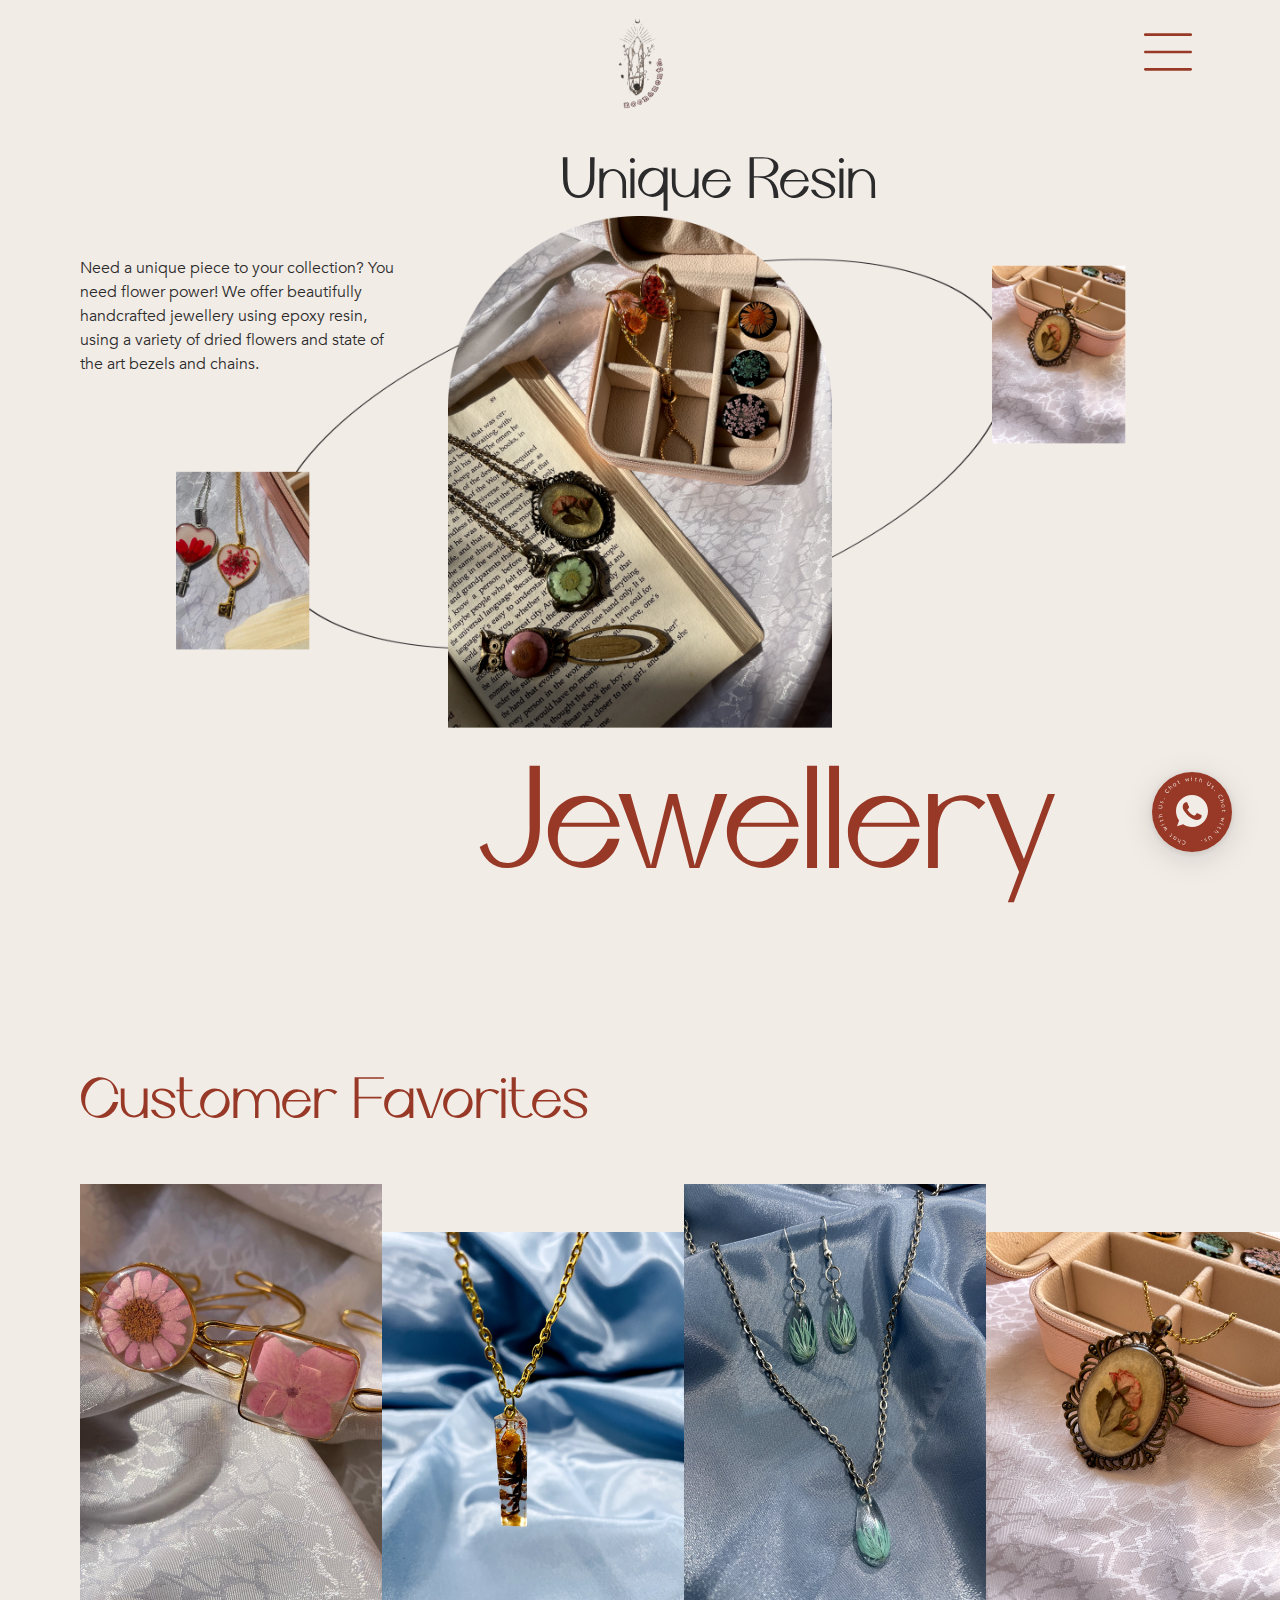
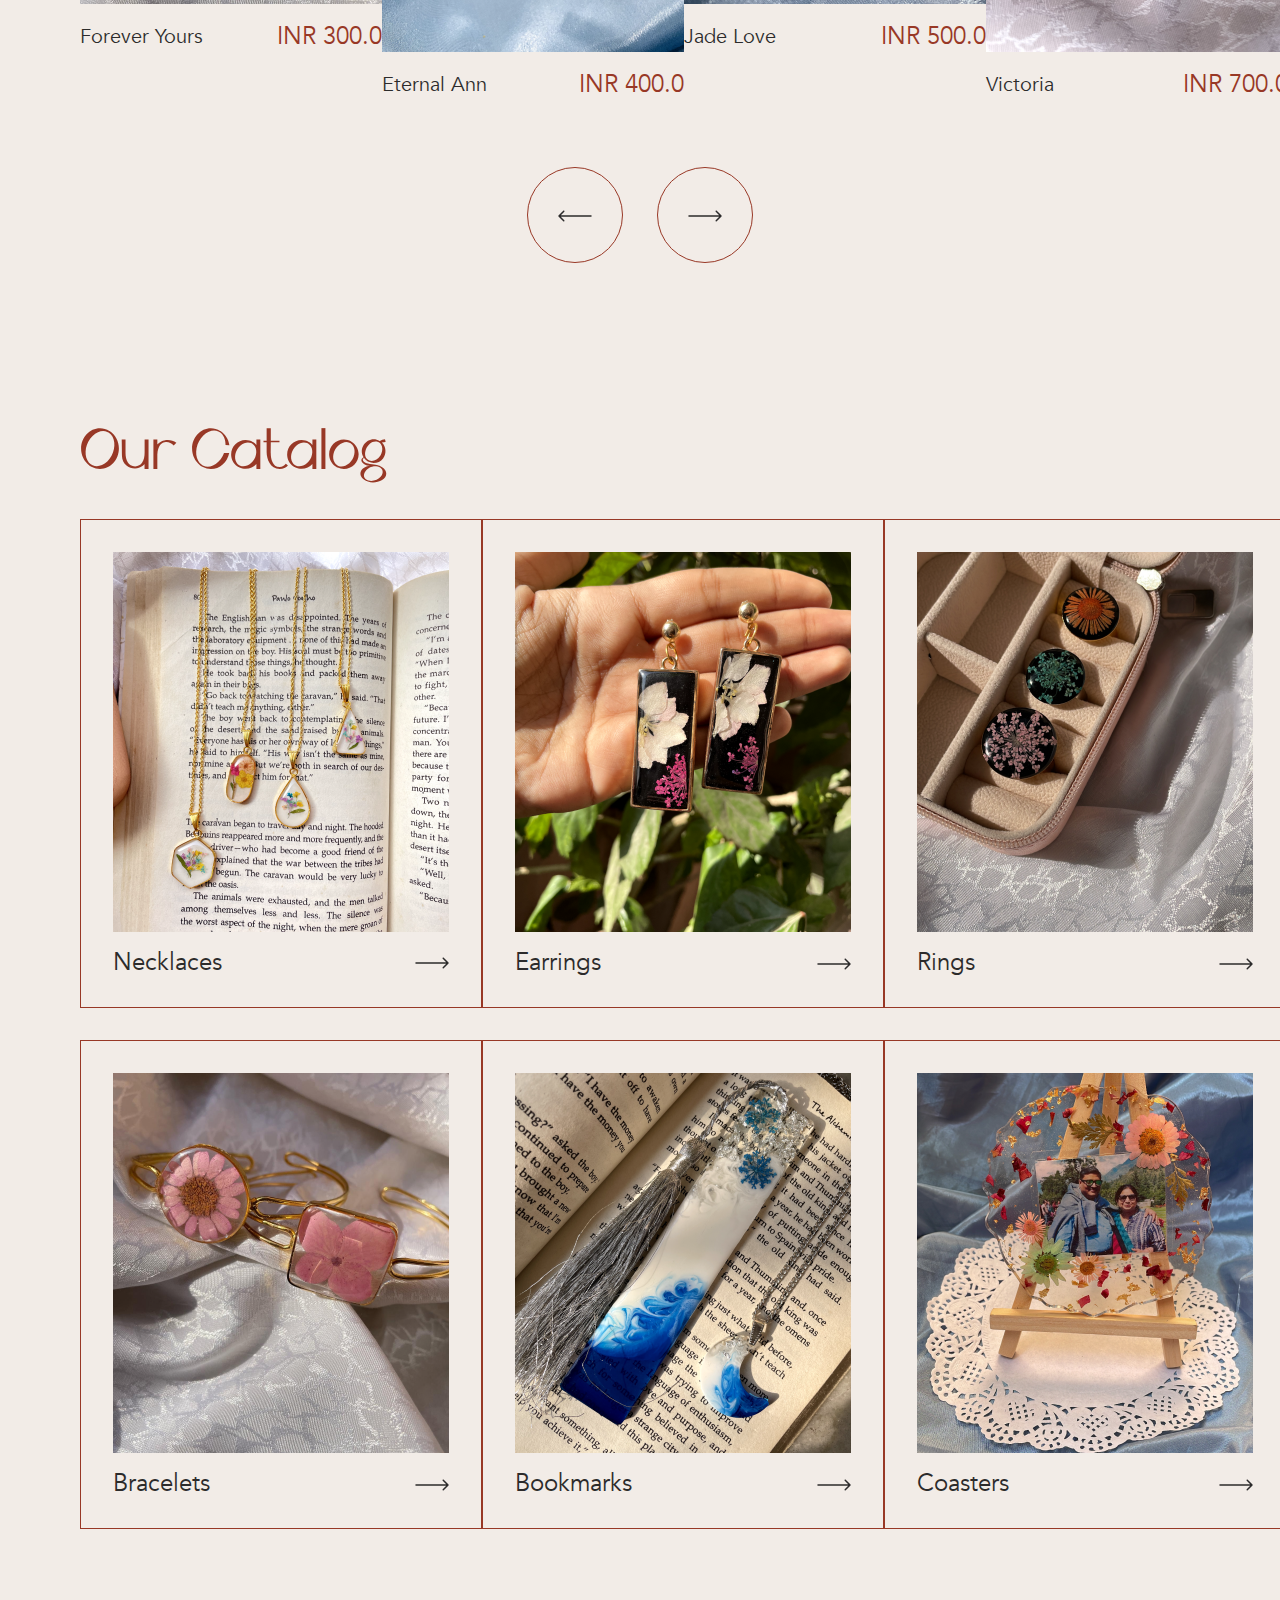
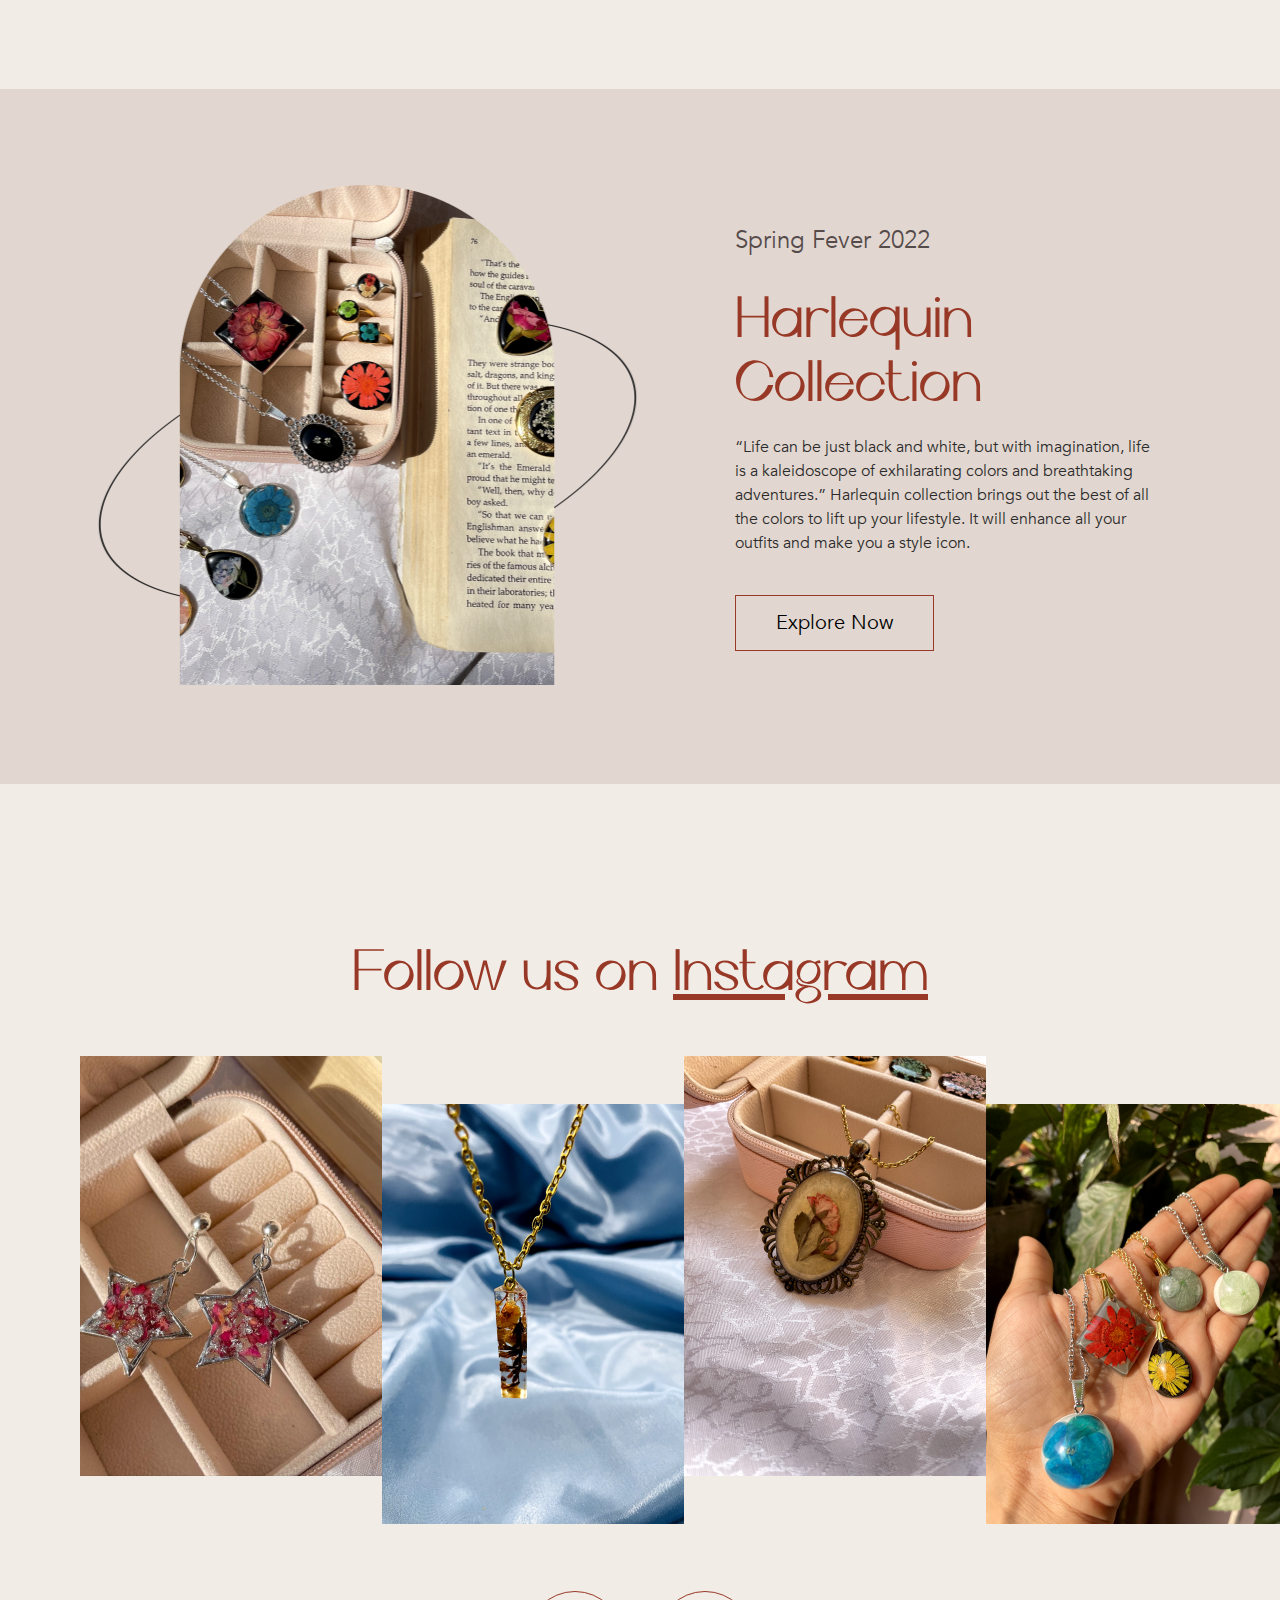
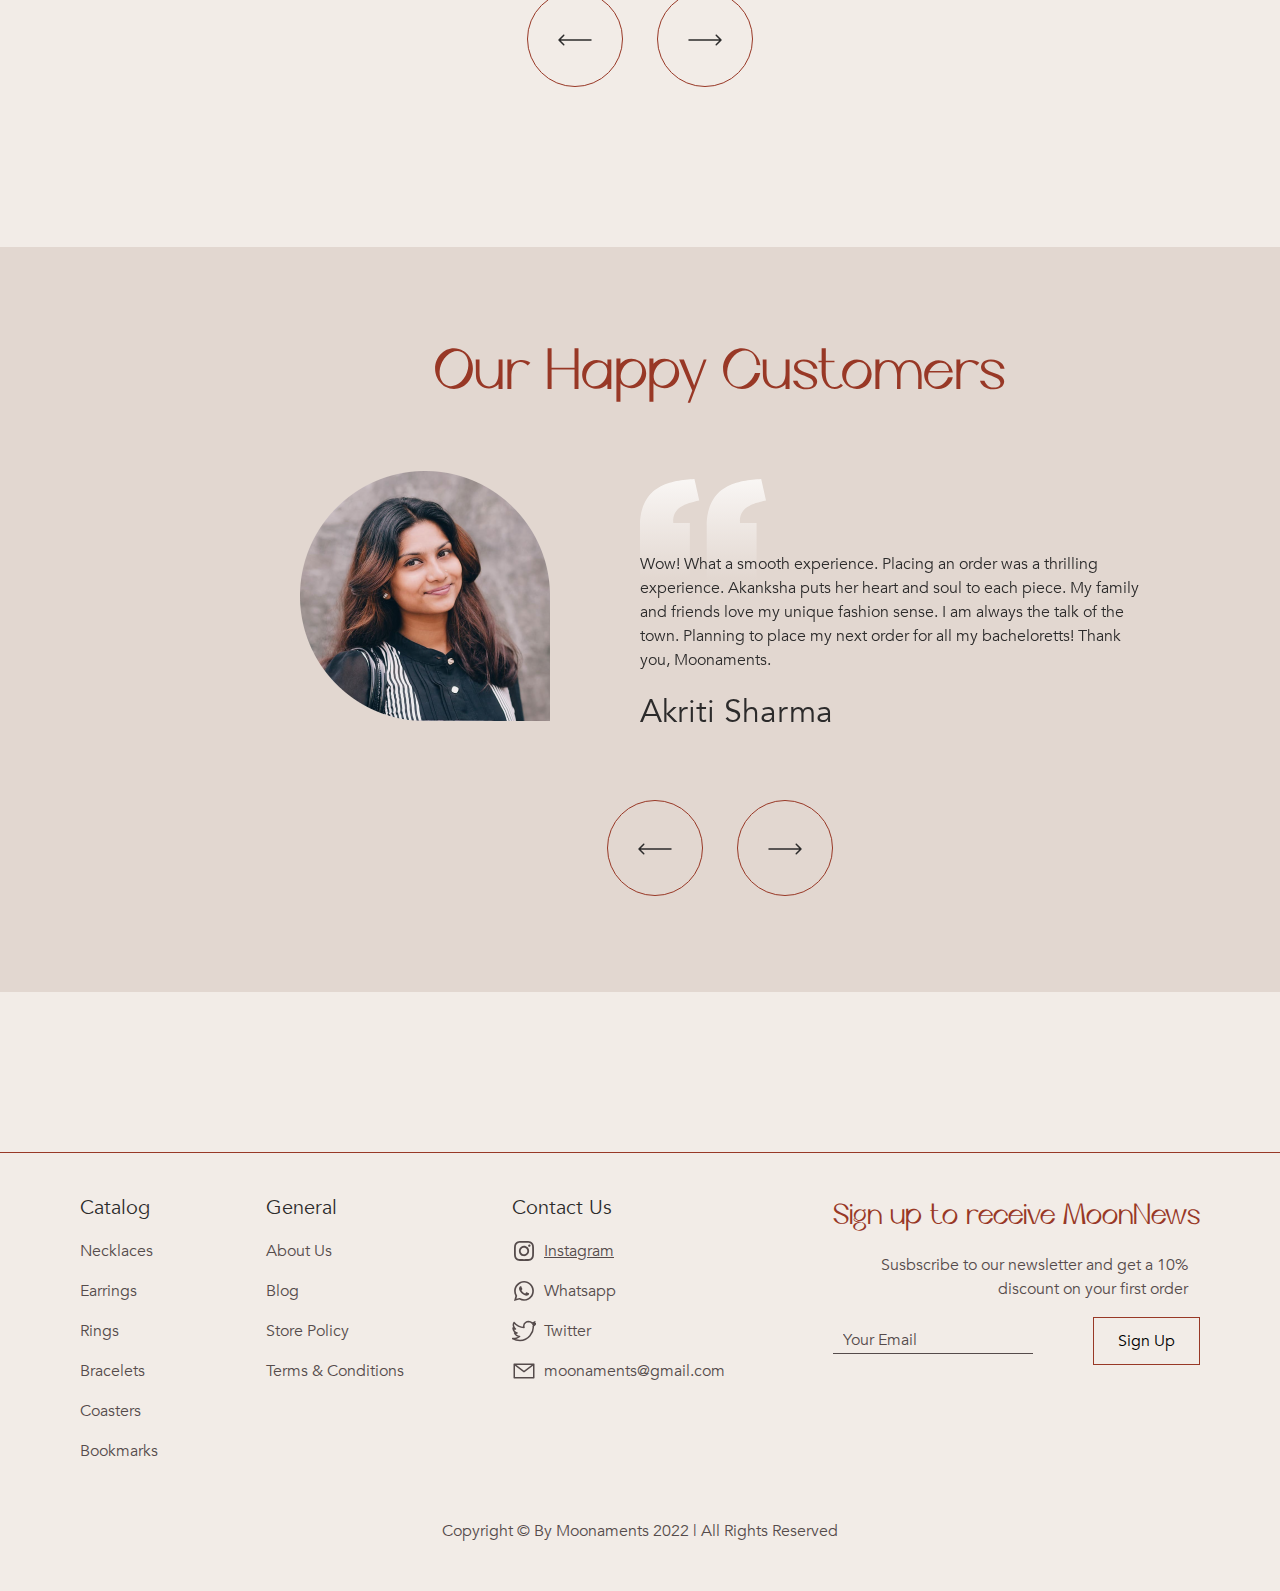
<file: index.html>
<!DOCTYPE html>
<html lang="en">
<head>
    <meta charset="UTF-8">
    <meta http-equiv="X-UA-Compatible" content="IE=edge">
    <meta name="viewport" content="width=device-width, initial-scale=1.0">
    <title>Moonaments Home</title>
    <link href="style.css" rel="stylesheet" />
    <link href="reset.css" rel="stylesheet" />
</head>
<body>

    <!-- Navigation Bar -->

    <div class="navLogo">
        <a href="/index.html">
            <img class="logo" src="Media/Homepage Images/Logo.png"/>
        </a>
    </div>

    <div id="myNav" class="overlay">
        <a href="javascript:void(0)" class="closebtn" onclick="closeNav()">
            <img class="hamburgerMenu" src="Media/Icons/Cross.svg" />
        </a>
        <div class="navLogo">
            <img class="logo" src="Media/Homepage Images/Logo.png" />
        </div>
        <div class="overlay-content">
            <div class="catalogMenu">
                <span class="menuHeader">Catalog</span>
                <div class="menuElements">
                    <div class="row1menu">
                        <a href="Necklaces.html" onclick="closeNav()">Necklaces</a>
                        <a href="#" onclick="closeNav()">Earrings</a>
                        <a href="#" onclick="closeNav()">Bracelets</a>
                    </div>
                    <div class="row2menu">
                        <a href="#" onclick="closeNav()">Rings</a>
                        <a href="#" onclick="closeNav()">Bookmarks</a>
                        <a href="#" onclick="closeNav()">Coasters</a>
                    </div>
                </div>
            </div>  
          <a href="#" onclick="closeNav()" class="menuHeader">About Us</a>
          <a href="#" onclick="closeNav()" class="menuHeader">Store Policy</a>
          <a href="/Blog.html" onclick="closeNav()" class="menuHeader">Blog</a>
        </div>
      </div>
      <span class="menuContainer" onclick="openNav()">
        <img class="hamburgerMenu" src="Media/Icons/Hamburger Menu.svg" />
        </span>


    <!-- Hero Section -->

    <div class="heroContainer">
        <span class="heroCopy">Unique Resin</span>
        <div class="heroimageContainer">
            <img src="Media/Homepage Images/Hero Image.png"> 
        </div>

        <span class="heroCopy1">Jewellery</span>

        <span class="heroText">Need a unique piece to your collection? You need flower power! We offer beautifully handcrafted jewellery using epoxy resin, using a variety of dried flowers and state of the art bezels and chains. </span>
    </div>

    <div class="floatingButton">
        <a href="https://wa.me/+16478613075">
            <img src="Media/Icons/Floating Button Image.svg">
        </a>
    </div>

    <!-- Our Favorites -->

    <div class="favoritesContainer"> 
        <span class="sectionHeader">Customer Favorites</span>
        <div class="productsContainer"> 
            <div class="productCard1">
                <img src="Media/Homepage Images/Favorites Image 01.png">
                <span class="productDescription">
                    <p>Forever Yours</p>
                    <p class="Price"> INR 300.0</p>
                </span>
            </div>

            <div class="productCard2">
                <img src="Media/Homepage Images/Favorites Image 02.png">
                <span class="productDescription">
                    <p>Eternal Ann</p>
                    <p class="Price"> INR 400.0</p>
                </span>
            </div>

            <div class="productCard3">
                <img src="Media/Homepage Images/Favorites Image 03.png">
                <span class="productDescription">
                    <p>Jade Love</p>
                    <p class="Price"> INR 500.0</p>
                </span>
            </div>

            <div class="productCard4">
                <img src="Media/Homepage Images/Favorites Image 04.png">
                <span class="productDescription">
                    <p>Victoria</p>
                    <p class="Price"> INR 700.0</p>
                </span>
            </div>
        </div>

        <div class="buttonContainer">
            <div class="buttonLeft">
                <svg class="buttonleftSVG" width="34" height="12" viewbox="0 0 34 12" fill="none" xmlns="http://www.w3.org/2000/svg">
                    <path d="M33 6.75C33.4142 6.75 33.75 6.41421 33.75 6C33.75 5.58579 33.4142 5.25 33 5.25V6.75ZM0.46967 5.46967C0.176777 5.76256 0.176777 6.23744 0.46967 6.53033L5.24264 11.3033C5.53553 11.5962 6.01041 11.5962 6.3033 11.3033C6.59619 11.0104 6.59619 10.5355 6.3033 10.2426L2.06066 6L6.3033 1.75736C6.59619 1.46447 6.59619 0.989592 6.3033 0.696699C6.01041 0.403806 5.53553 0.403806 5.24264 0.696699L0.46967 5.46967ZM33 5.25L1 5.25V6.75L33 6.75V5.25Z"/>
                </svg>
            </div>

            <div class="buttonRight">
                <svg class="buttonrightSVG" width="34" height="12" viewbox="0 0 34 12" fill="none" xmlns="http://www.w3.org/2000/svg">
                    <path d="M1 5.25C0.585786 5.25 0.25 5.58579 0.25 6C0.25 6.41421 0.585786 6.75 1 6.75L1 5.25ZM33.5303 6.53033C33.8232 6.23744 33.8232 5.76256 33.5303 5.46967L28.7574 0.696699C28.4645 0.403806 27.9896 0.403806 27.6967 0.696699C27.4038 0.989592 27.4038 1.46447 27.6967 1.75736L31.9393 6L27.6967 10.2426C27.4038 10.5355 27.4038 11.0104 27.6967 11.3033C27.9896 11.5962 28.4645 11.5962 28.7574 11.3033L33.5303 6.53033ZM1 6.75L33 6.75V5.25L1 5.25L1 6.75Z" />
                </svg>
            </div>
        </div>
    </div>

    <!-- Our Catalog -->

    <div class="catalogContainer">
        <span class="catalogHeader">Our Catalog</span>
        <div class="catalogproductsContainer"> 
            <div class="row1">
                <a class="necklaceLink" href="/Necklaces.html"> 
                    <div class="catalogCard">
                    <img src="Media/Homepage Images/Catalog Image 06.png" class="catalogImage">
                    <span class="catalogDescription">
                        <p>Necklaces</p>
                            <svg class="buttonrightSVG" width="34" height="12" viewbox="0 0 34 12" fill="none" xmlns="http://www.w3.org/2000/svg">
                                <path d="M1 5.25C0.585786 5.25 0.25 5.58579 0.25 6C0.25 6.41421 0.585786 6.75 1 6.75L1 5.25ZM33.5303 6.53033C33.8232 6.23744 33.8232 5.76256 33.5303 5.46967L28.7574 0.696699C28.4645 0.403806 27.9896 0.403806 27.6967 0.696699C27.4038 0.989592 27.4038 1.46447 27.6967 1.75736L31.9393 6L27.6967 10.2426C27.4038 10.5355 27.4038 11.0104 27.6967 11.3033C27.9896 11.5962 28.4645 11.5962 28.7574 11.3033L33.5303 6.53033ZM1 6.75L33 6.75V5.25L1 5.25L1 6.75Z" />
                            </svg>                        
                    </span>
                </div> 
                </a>

                <div class="catalogCard">
                    <img src="Media/Homepage Images/Catalog Image 04.png" class="catalogImage">
                    <span class="catalogDescription">
                        <p>Earrings</p>
                        <div class="Arrow">
                            <img src="Media/Icons/Arrow Right.svg">
                        </div>
                    </span>
                </div> 

                <div class="catalogCard">
                    <img src="Media/Homepage Images/Catalog Image 02.png" class="catalogImage">
                    <span class="catalogDescription">
                        <p>Rings</p>
                        <div class="Arrow">
                            <img src="Media/Icons/Arrow Right.svg">
                        </div>
                    </span>
                </div>
            </div>   
            
            <div class="row2">
                <div class="catalogCard">
                    <img src="Media/Homepage Images/Catalog Image 05.png" class="catalogImage">
                    <span class="catalogDescription">
                        <p>Bracelets</p>
                        <div class="Arrow">
                            <img src="Media/Icons/Arrow Right.svg">
                        </div>
                    </span>
                </div> 

                <div class="catalogCard">
                    <img src="Media/Homepage Images/Catalog Image 03.png" class="catalogImage">
                    <span class="catalogDescription">
                        <p>Bookmarks</p>
                        <div class="Arrow">
                            <img src="Media/Icons/Arrow Right.svg">
                        </div>
                    </span>
                </div> 

                <div class="catalogCard">
                    <img src="Media/Homepage Images/Catalog Image 01.png" class="catalogImage">
                    <span class="catalogDescription">
                        <p>Coasters</p>
                        <div class="Arrow">
                            <img src="Media/Icons/Arrow Right.svg">
                        </div>
                    </span>
                </div>
            </div>     
        </div>    
    </div>

    <!-- New Collection -->

    <div class="collectionContainer">
            <div class="collectionsubContainer">
                <div class="collectionimageContainer">
                    <img src="Media/Homepage Images/Collection Image.png" class="collectionImage">
                </div>

                <div class="collectiontextContainer">
                        <p class="pretitle">Spring Fever 2022</p>
                        <h1 class="collectionHeader">Harlequin Collection</h1>
                        <p>“Life can be just black and white, but with imagination, life is a kaleidoscope
                            of exhilarating colors and breathtaking adventures.” Harlequin collection
                            brings out the best of all the colors to lift up your lifestyle.
                            It will enhance all your outfits and make you a style icon.
                        </p>
                        <button class="exploreButton"> 
                            <p>Explore Now</p>
                        </button>
                </div>
            </div>
    </div>

    <!-- Instagram -->

    <div class="instagramContainer">
        <span class="sectionHeader">Follow us on <a class="instaLink" href="https://www.instagram.com/moonaments/?hl=en">Instagram</a></span>
        <div class="productsContainer"> 
            <div class="productCard1">
                <img src="Media/Homepage Images/Instagram Image 01.png">
            </div>

            <div class="productCard2">
                <img src="Media/Homepage Images/Instagram Image 03.png">
            </div>

            <div class="productCard3">
                <img src="Media/Homepage Images/Instagram Image 02.png">
            </div>

            <div class="productCard4">
                <img src="Media/Homepage Images/Instagram Image 04.png">
            </div>

        </div>

        <div class="buttonContainer">
            <div class="buttonLeft">
                <svg class="buttonleftSVG" width="34" height="12" viewbox="0 0 34 12" fill="none" xmlns="http://www.w3.org/2000/svg">
                    <path d="M33 6.75C33.4142 6.75 33.75 6.41421 33.75 6C33.75 5.58579 33.4142 5.25 33 5.25V6.75ZM0.46967 5.46967C0.176777 5.76256 0.176777 6.23744 0.46967 6.53033L5.24264 11.3033C5.53553 11.5962 6.01041 11.5962 6.3033 11.3033C6.59619 11.0104 6.59619 10.5355 6.3033 10.2426L2.06066 6L6.3033 1.75736C6.59619 1.46447 6.59619 0.989592 6.3033 0.696699C6.01041 0.403806 5.53553 0.403806 5.24264 0.696699L0.46967 5.46967ZM33 5.25L1 5.25V6.75L33 6.75V5.25Z"/>
                </svg>
            </div>

            <div class="buttonRight">
                <svg class="buttonrightSVG" width="34" height="12" viewbox="0 0 34 12" fill="none" xmlns="http://www.w3.org/2000/svg">
                    <path d="M1 5.25C0.585786 5.25 0.25 5.58579 0.25 6C0.25 6.41421 0.585786 6.75 1 6.75L1 5.25ZM33.5303 6.53033C33.8232 6.23744 33.8232 5.76256 33.5303 5.46967L28.7574 0.696699C28.4645 0.403806 27.9896 0.403806 27.6967 0.696699C27.4038 0.989592 27.4038 1.46447 27.6967 1.75736L31.9393 6L27.6967 10.2426C27.4038 10.5355 27.4038 11.0104 27.6967 11.3033C27.9896 11.5962 28.4645 11.5962 28.7574 11.3033L33.5303 6.53033ZM1 6.75L33 6.75V5.25L1 5.25L1 6.75Z" />
                    </svg>
            </div>
        </div>

    </div>


    <!-- Testimonial -->


    <div class="testimonialContainer">
        <div class="testimonialsubContainer">
            <span class="sectionHeader">Our Happy Customers</span>

            <div class="testimonialContent">    
                <img src="Media/Homepage Images/Testimonial Image.png" class="personImage">
                <div class="textContent">
                    <img src="Media/Icons/Quotes Icon.svg">
                    <p>Wow! What a smooth experience. Placing an order was a thrilling experience. Akanksha puts her heart and soul to each piece. My family and friends love my unique fashion sense. I am always the talk of the town. Planning to place my next order for all my bacheloretts! Thank you, Moonaments. </p>
                    <span class="testimonialName">Akriti Sharma</span>
                </div>
            </div> 
            
            <div class="buttonContainer">
                <div class="buttonLeft">
                    <svg class="buttonleftSVG" width="34" height="12" viewbox="0 0 34 12" fill="none" xmlns="http://www.w3.org/2000/svg">
                        <path d="M33 6.75C33.4142 6.75 33.75 6.41421 33.75 6C33.75 5.58579 33.4142 5.25 33 5.25V6.75ZM0.46967 5.46967C0.176777 5.76256 0.176777 6.23744 0.46967 6.53033L5.24264 11.3033C5.53553 11.5962 6.01041 11.5962 6.3033 11.3033C6.59619 11.0104 6.59619 10.5355 6.3033 10.2426L2.06066 6L6.3033 1.75736C6.59619 1.46447 6.59619 0.989592 6.3033 0.696699C6.01041 0.403806 5.53553 0.403806 5.24264 0.696699L0.46967 5.46967ZM33 5.25L1 5.25V6.75L33 6.75V5.25Z"/>
                    </svg>
                </div>
    
                <div class="buttonRight">
                    <svg class="buttonrightSVG" width="34" height="12" viewbox="0 0 34 12" fill="none" xmlns="http://www.w3.org/2000/svg">
                        <path d="M1 5.25C0.585786 5.25 0.25 5.58579 0.25 6C0.25 6.41421 0.585786 6.75 1 6.75L1 5.25ZM33.5303 6.53033C33.8232 6.23744 33.8232 5.76256 33.5303 5.46967L28.7574 0.696699C28.4645 0.403806 27.9896 0.403806 27.6967 0.696699C27.4038 0.989592 27.4038 1.46447 27.6967 1.75736L31.9393 6L27.6967 10.2426C27.4038 10.5355 27.4038 11.0104 27.6967 11.3033C27.9896 11.5962 28.4645 11.5962 28.7574 11.3033L33.5303 6.53033ZM1 6.75L33 6.75V5.25L1 5.25L1 6.75Z" />
                        </svg>
                </div>
            </div>

        </div>
    </div>

    <!-- Footer -->

    <div class="footer">
       <img src="Media/Icons/Footer Line.svg" class="footerLine">
       <div class="footerContainer">
           <div class="categoryDiv">
               <h3 class="categoryHeader">Catalog</h3>
               <a>Necklaces</a>
               <a>Earrings</a>
               <a>Rings</a>
               <a>Bracelets</a>
               <a>Coasters</a>
               <a>Bookmarks</a>
           </div>

           <div class="categoryDiv">
                <h3 class="categoryHeader">General</h3>
                <a>About Us</a>
                <a>Blog</a>
                <a>Store Policy</a>
                <a>Terms & Conditions</a>
            </div>

            <div class="categoryDiv">
                <h3 class="categoryHeader">Contact Us</h3>
                <div class="socialContainer">
                    <img src="Media/Icons/instagram.svg">
                    <a href="https://www.instagram.com/moonaments/?hl=en">Instagram</a>
                </div>
                <div class="socialContainer">
                    <img src="Media/Icons/whatsapp.svg">
                    <a>Whatsapp</a>
                </div>
                <div class="socialContainer">
                    <img src="Media/Icons/Twitter.svg">
                    <a>Twitter</a>
                </div>
                <div class="socialContainer">
                    <img src="Media/Icons/Email.svg">
                    <a>moonaments@gmail.com</a>
                </div>   
            </div>

            <div class="categoryDiv">
                <div class="signupHeader">Sign up to receive MoonNews</div>
                <p class="signupText">
                  Susbscribe to our newsletter and get a 10% discount on your first order
                </p>
                <div class="subscribeEmail">
                      <form class="emailForm">
                          <input type="email" class="formInput" placeholder="Your Email" required> 
                          <button type="submit" class="signupButton"> 
                            <p>Sign Up</p>
                            </button>
                      </form>
                    
                </div>
            </div>
       </div>

       <p class="copyrightText">Copyright © By Moonaments 2022 | All Rights Reserved</p>
    </div>

    <script src="script.js"></script>
</body>
</html>
</file>
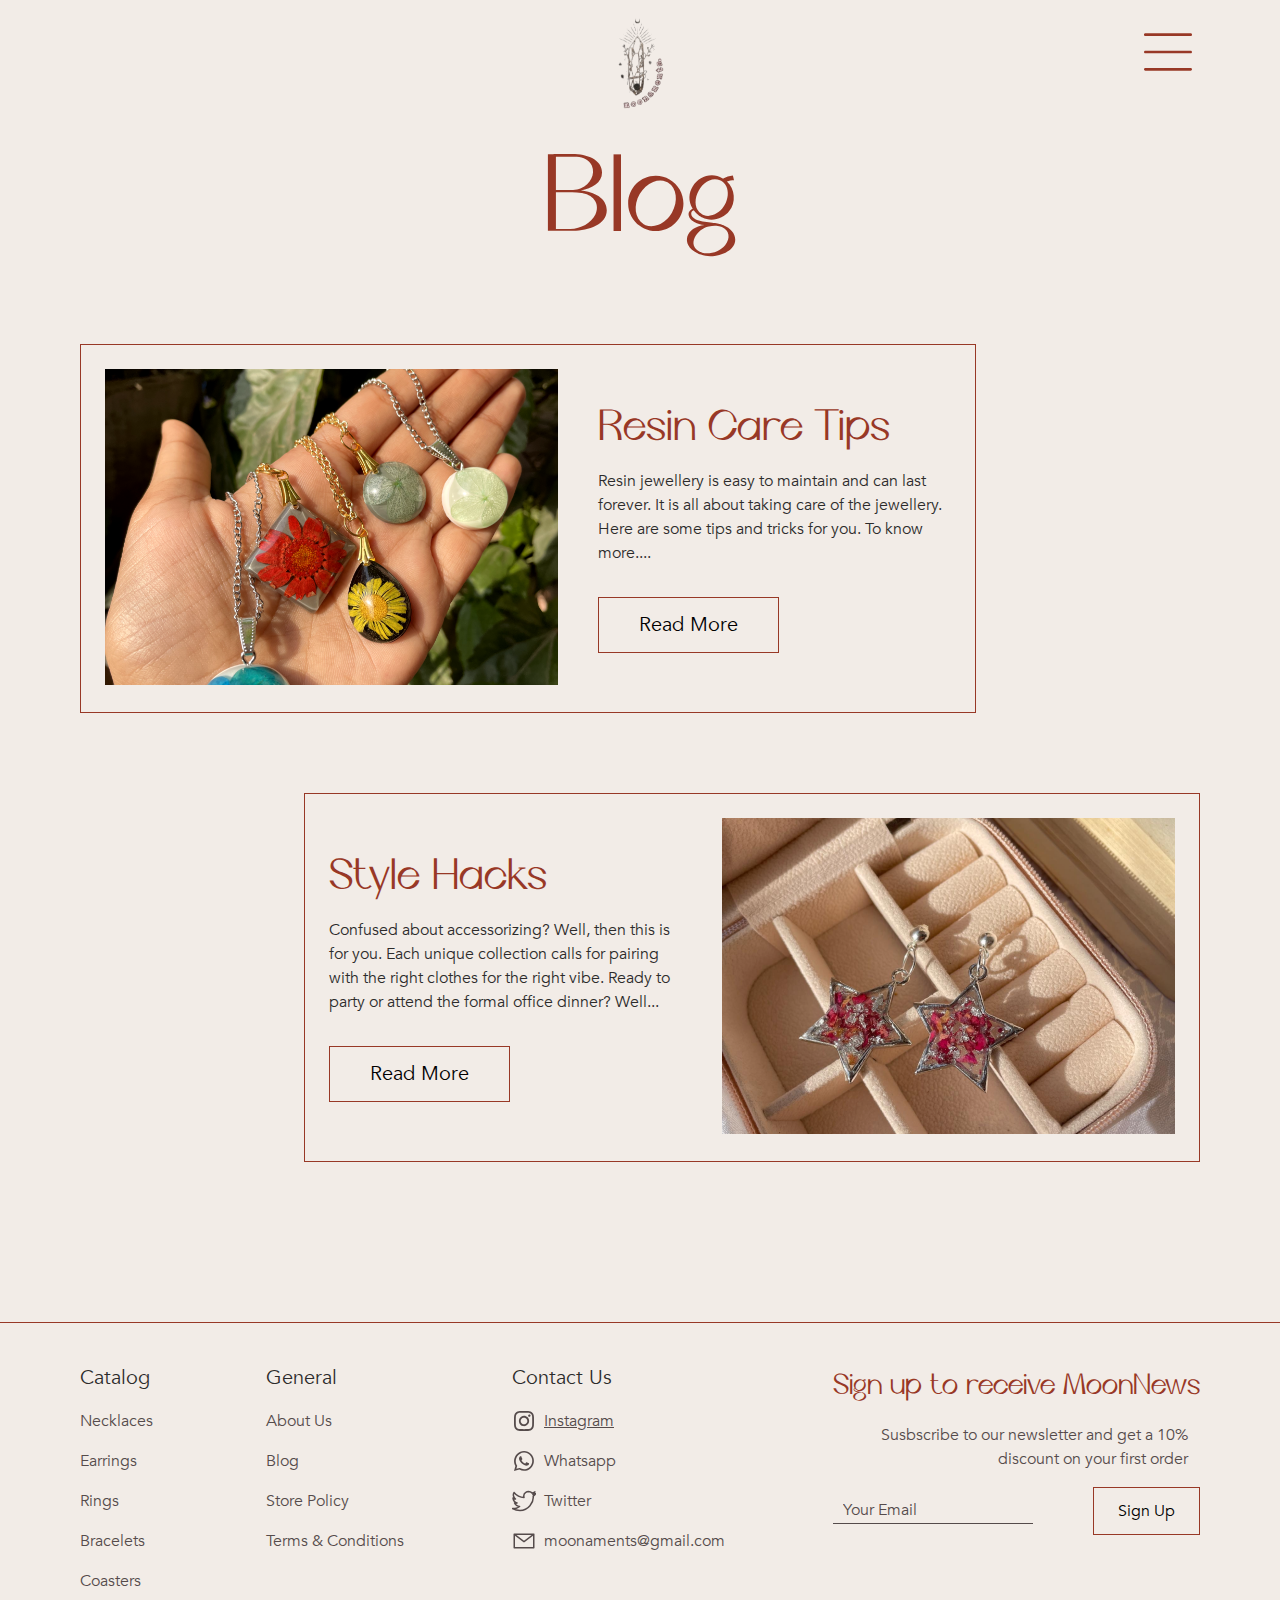
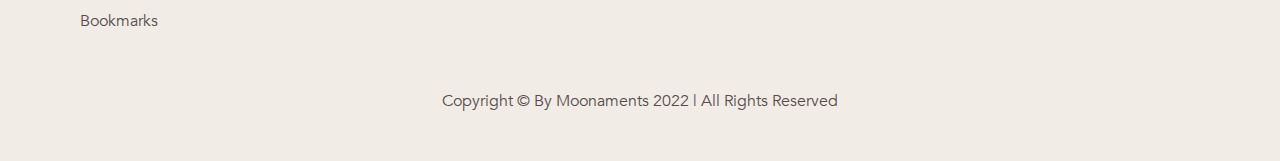
<file: Blog.html>
<!DOCTYPE html>
<html lang="en">
<head>
    <meta charset="UTF-8">
    <meta http-equiv="X-UA-Compatible" content="IE=edge">
    <meta name="viewport" content="width=device-width, initial-scale=1.0">
    <title>Blog</title>
    <link href="style.css" rel="stylesheet" />
    <link href="reset.css" rel="stylesheet" />
</head>
<body>

 <!-- Navigation Bar -->

 <div class="navLogo">
    <a href="/index.html">
        <img class="logo" src="Media/Homepage Images/Logo.png"/>
    </a>
</div>

<div id="myNav" class="overlay">
    <a href="javascript:void(0)" class="closebtn" onclick="closeNav()">
        <img class="hamburgerMenu" src="Media/Icons/Cross.svg" />
    </a>
    <div class="navLogo">
        <img class="logo" src="Media/Homepage Images/Logo.png" />
    </div>
    <div class="overlay-content">
        <div class="catalogMenu">
            <span class="menuHeader">Catalog</span>
            <div class="menuElements">
                <div class="row1menu">
                    <a href="/Necklaces.html" onclick="closeNav()">Necklaces</a>
                    <a href="#" onclick="closeNav()">Earrings</a>
                    <a href="#" onclick="closeNav()">Bracelets</a>
                </div>
                <div class="row2menu">
                    <a href="#" onclick="closeNav()">Rings</a>
                    <a href="#" onclick="closeNav()">Bookmarks</a>
                    <a href="#" onclick="closeNav()">Coasters</a>
                </div>
            </div>
        </div>  
      <a href="#" onclick="closeNav()" class="menuHeader">About Us</a>
      <a href="#" onclick="closeNav()" class="menuHeader">Store Policy</a>
      <a href="/Blog.html" onclick="closeNav()" class="menuHeader">Blog</a>
    </div>
  </div>
  <span class="menuContainer" onclick="openNav()">
    <img class="hamburgerMenu" src="Media/Icons/Hamburger Menu.svg" />
    </span>

        

        <!-- Blog Cards     -->


        <div class="blogHeader">
            <h1>Blog</h1>
        </div>    

        <div class="cardsContainer">
            <div class="blogCard1">
                <div class="cardImage">
                    <img src="Media/Blog Page Images/Blog Card 01.png">
                </div>
                <div class="cardText">
                    <h1 class="cardHeader">Resin Care Tips</h1>
                        <p>Resin jewellery is easy to maintain and can last forever. It is all about taking care of
                            the jewellery. Here are some tips and tricks for you.  To know more....
                        
        
                        </p>
                        <button class="readButton"> 
                            <p>Read More</p>
                        </button>
                </div>
            </div>

            <div class="blogCard2" >
                <div class="cardText">
                    <h1 class="cardHeader">Style Hacks</h1>
                        <p>Confused about accessorizing? Well, then this is for you. Each unique collection
                            calls for pairing with the right clothes for the right vibe.
                            Ready to party or attend the formal office dinner? Well...
                            
                        </p>
                        <button class="readButton"> 
                            <p>Read More</p>
                        </button>
                </div>

                <div class="cardImage">
                    <img src="Media/Blog Page Images/Blog Card 02.png">
                </div>
            </div>

        </div>
        
    <!-- Footer -->

    <div class="footer">
        <img src="Media/Icons/Footer Line.svg" class="footerLine">
        <div class="footerContainer">
            <div class="categoryDiv">
                <h3 class="categoryHeader">Catalog</h3>
                <a>Necklaces</a>
                <a>Earrings</a>
                <a>Rings</a>
                <a>Bracelets</a>
                <a>Coasters</a>
                <a>Bookmarks</a>
            </div>
 
            <div class="categoryDiv">
                 <h3 class="categoryHeader">General</h3>
                 <a>About Us</a>
                 <a>Blog</a>
                 <a>Store Policy</a>
                 <a>Terms & Conditions</a>
             </div>
 
             <div class="categoryDiv">
                 <h3 class="categoryHeader">Contact Us</h3>
                 <div class="socialContainer">
                     <img src="Media/Icons/instagram.svg">
                     <a href="https://www.instagram.com/moonaments/?hl=en">Instagram</a>
                 </div>
                 <div class="socialContainer">
                     <img src="Media/Icons/whatsapp.svg">
                     <a>Whatsapp</a>
                 </div>
                 <div class="socialContainer">
                     <img src="Media/Icons/Twitter.svg">
                     <a>Twitter</a>
                 </div>
                 <div class="socialContainer">
                     <img src="Media/Icons/Email.svg">
                     <a>moonaments@gmail.com</a>
                 </div>   
             </div>
 
             <div class="categoryDiv">
                 <div class="signupHeader">Sign up to receive MoonNews</div>
                 <p class="signupText">
                   Susbscribe to our newsletter and get a 10% discount on your first order
                 </p>
                 <div class="subscribeEmail">
                       <form class="emailForm">
                           <input type="email" class="formInput" placeholder="Your Email" required> 
                           <button type="submit" class="signupButton"> 
                             <p>Sign Up</p>
                             </button>
                       </form>
                     
                 </div>
             </div>
        </div>
 
        <p class="copyrightText">Copyright © By Moonaments 2022 | All Rights Reserved</p>
     </div>
    
    <script src="script.js"></script>    
</body>
</html>
</file>
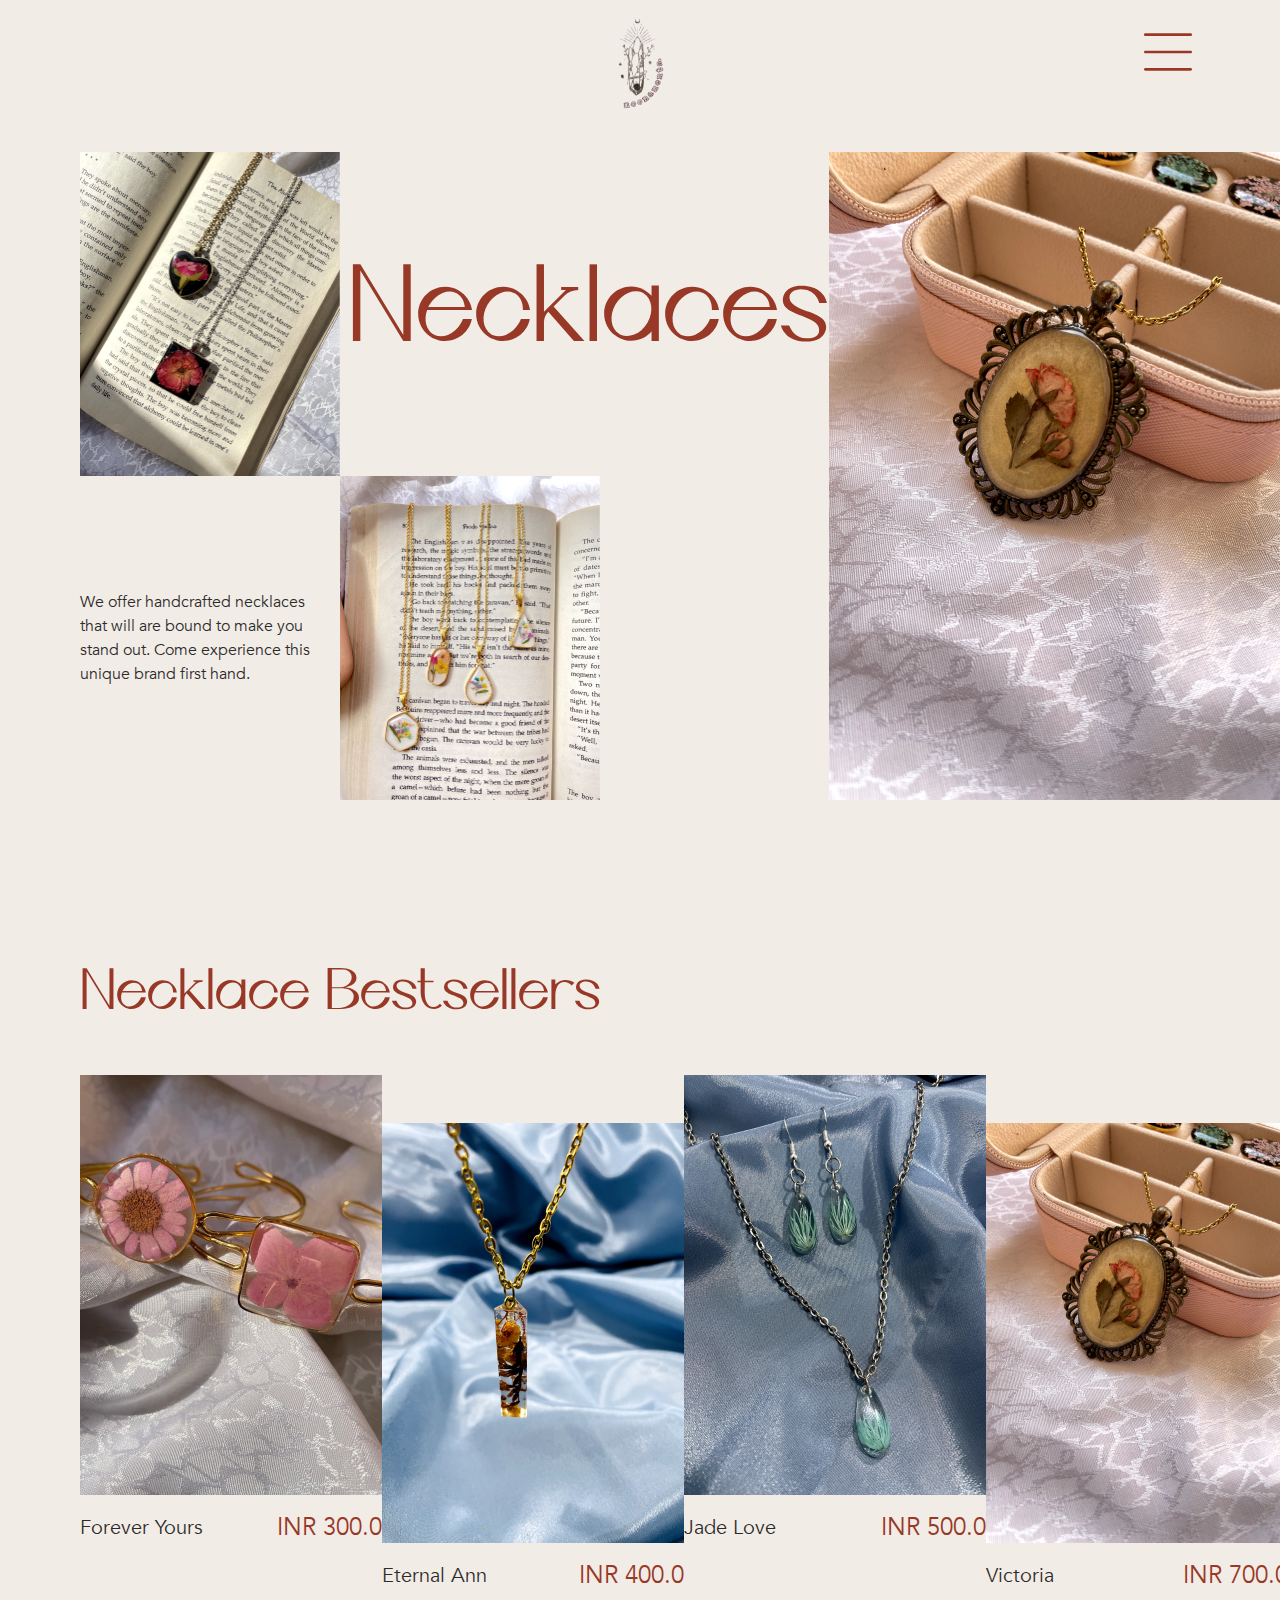
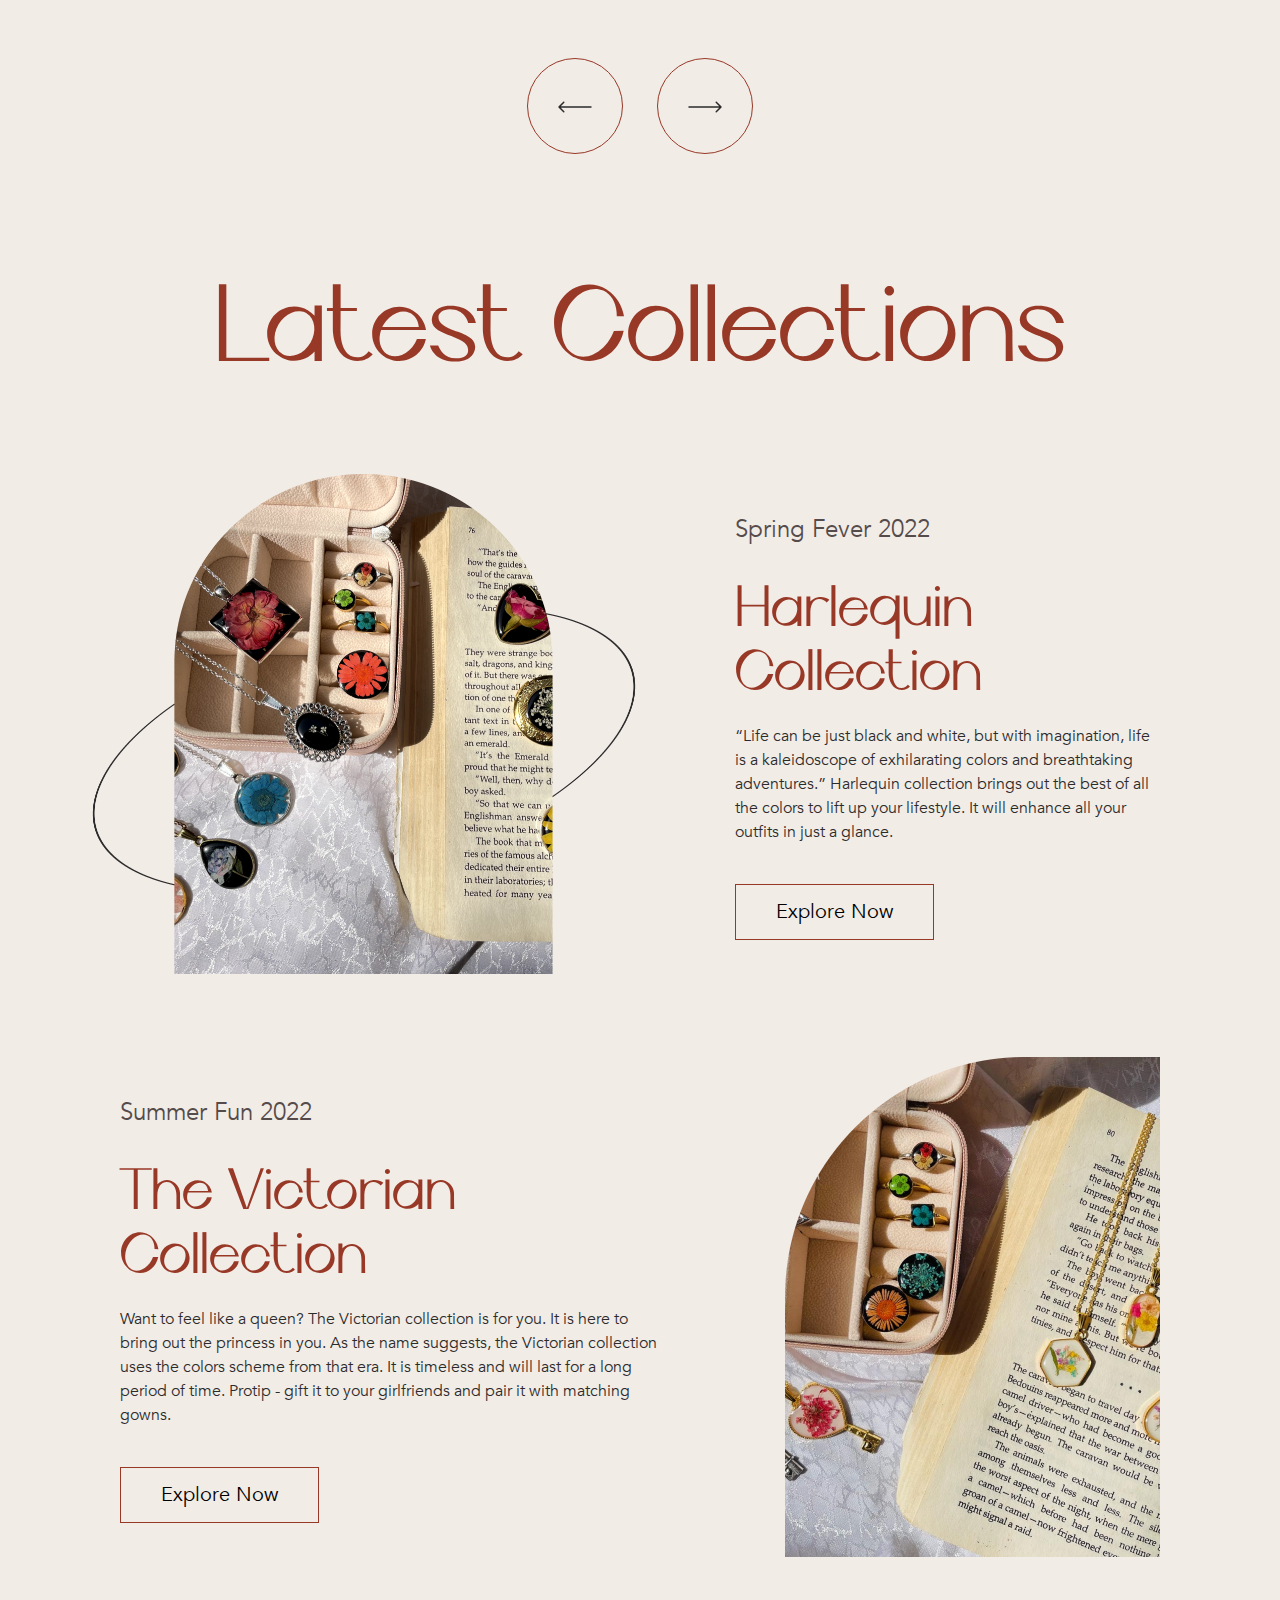
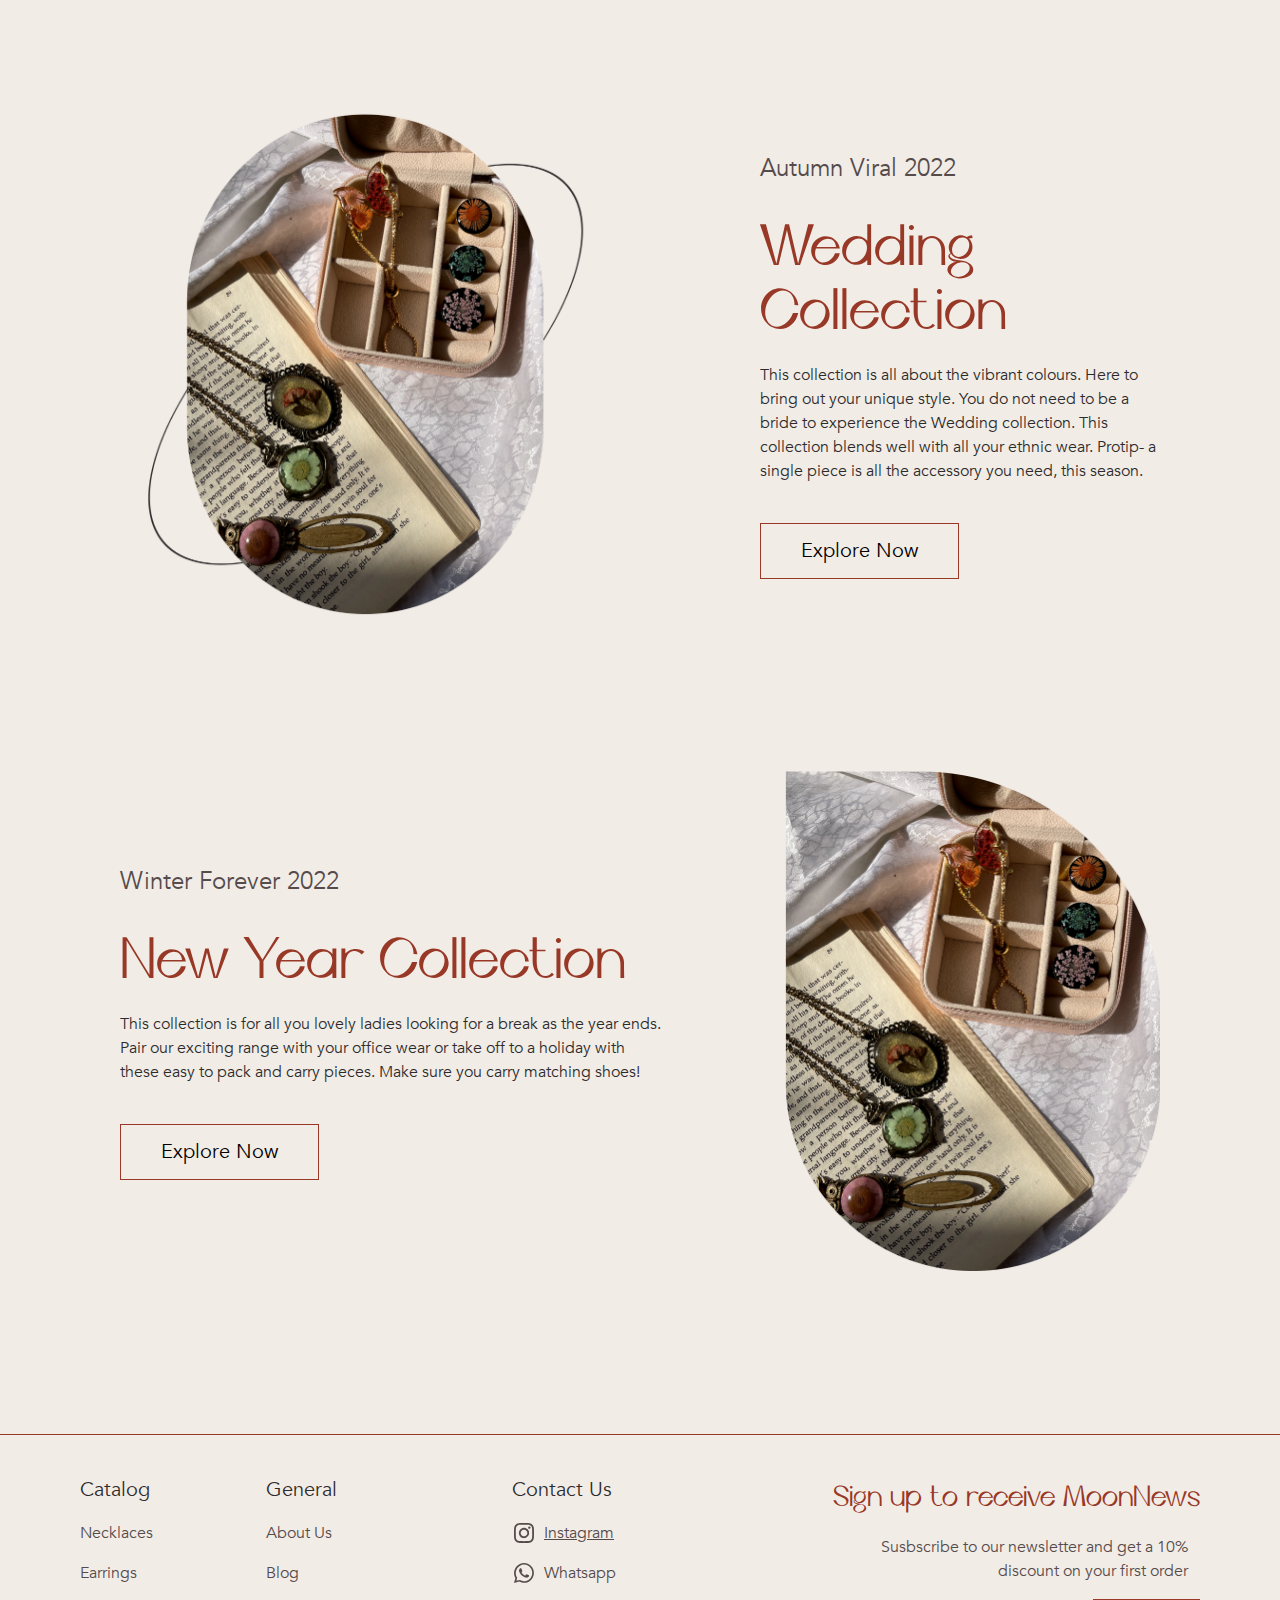
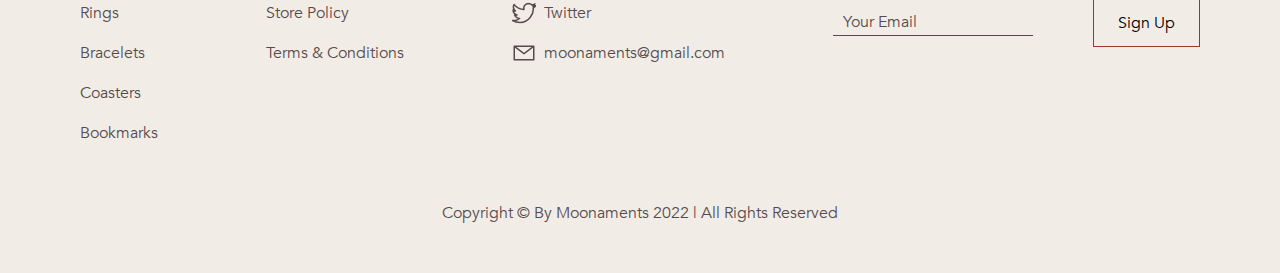
<file: Necklaces.html>
<!DOCTYPE html>
<html>
    <head>
        <meta charset="utf-8">
        <meta name="viewpoint" content="width=device=width, initial-scale=1">
        <link rel="stylesheet" href="style.css">
        <link href="reset.css" rel="stylesheet" />

        <title>
            Necklaces
        </title>
    </head>

    <body class="home">

  <!-- Navigation Bar -->

  <div class="navLogo">
    <a href="/index.html">
        <img class="logo" src="Media/Homepage Images/Logo.png"/>
    </a>
</div>

<div id="myNav" class="overlay">
    <a href="javascript:void(0)" class="closebtn" onclick="closeNav()">
        <img class="hamburgerMenu" src="Media/Icons/Cross.svg" />
    </a>
    <div class="navLogo">
        <img class="logo" src="Media/Homepage Images/Logo.png" />
    </div>
    <div class="overlay-content">
        <div class="catalogMenu">
            <span class="menuHeader">Catalog</span>
            <div class="menuElements">
                <div class="row1menu">
                    <a href="/Necklaces.html" onclick="closeNav()">Necklaces</a>
                    <a href="#" onclick="closeNav()">Earrings</a>
                    <a href="#" onclick="closeNav()">Bracelets</a>
                </div>
                <div class="row2menu">
                    <a href="#" onclick="closeNav()">Rings</a>
                    <a href="#" onclick="closeNav()">Bookmarks</a>
                    <a href="#" onclick="closeNav()">Coasters</a>
                </div>
            </div>
        </div>  
      <a href="#" onclick="closeNav()" class="menuHeader">About Us</a>
      <a href="#" onclick="closeNav()" class="menuHeader">Store Policy</a>
      <a href="/Blog.html" onclick="closeNav()" class="menuHeader">Blog</a>
    </div>
  </div>
  <span class="menuContainer" onclick="openNav()">
    <img class="hamburgerMenu" src="Media/Icons/Hamburger Menu.svg" />
    </span>

        

        <div class="necklace-header">
            <div class="left-wrapper">
                <div class="top-row">
                    <img class="Hero-topleft" src="Media/Necklace Page Images/Hero Image 01.png">
                    <h1 class="Necklace-heading">Necklaces</h1>
                </div>

                <div class="bottom-row">
                    <p class="Necklace-text">We offer handcrafted necklaces that will are bound to make you stand out. Come experience this unique brand first hand. </p>
                    <img class="Hero-bottomright" src="Media/Necklace Page Images/Hero Image 02.png">
                </div>
            </div>

            <div class="right-wrapper">
                <img class="Hero-right" src="Media/Necklace Page Images/Hero Image.png">
            </div>
        </div>   


            <div class="favoritesContainer"> 
        <span class="sectionHeader">Necklace Bestsellers</span>
        <div class="productsContainer"> 
            <div class="productCard1">
                <img src="Media/Homepage Images/Favorites Image 01.png">
                <span class="productDescription">
                    <p>Forever Yours</p>
                    <p class="Price"> INR 300.0</p>
                </span>
            </div>

            <div class="productCard2">
                <img src="Media/Homepage Images/Favorites Image 02.png">
                <span class="productDescription">
                    <p>Eternal Ann</p>
                    <p class="Price"> INR 400.0</p>
                </span>
            </div>

            <div class="productCard3">
                <img src="Media/Homepage Images/Favorites Image 03.png">
                <span class="productDescription">
                    <p>Jade Love</p>
                    <p class="Price"> INR 500.0</p>
                </span>
            </div>

            <div class="productCard4">
                <img src="Media/Homepage Images/Favorites Image 04.png">
                <span class="productDescription">
                    <p>Victoria</p>
                    <p class="Price"> INR 700.0</p>
                </span>
            </div>
        </div>


 

        <div class="buttonContainer">
            <div class="buttonLeft">
                <svg class="buttonleftSVG" width="34" height="12" viewbox="0 0 34 12" fill="none" xmlns="http://www.w3.org/2000/svg">
                    <path d="M33 6.75C33.4142 6.75 33.75 6.41421 33.75 6C33.75 5.58579 33.4142 5.25 33 5.25V6.75ZM0.46967 5.46967C0.176777 5.76256 0.176777 6.23744 0.46967 6.53033L5.24264 11.3033C5.53553 11.5962 6.01041 11.5962 6.3033 11.3033C6.59619 11.0104 6.59619 10.5355 6.3033 10.2426L2.06066 6L6.3033 1.75736C6.59619 1.46447 6.59619 0.989592 6.3033 0.696699C6.01041 0.403806 5.53553 0.403806 5.24264 0.696699L0.46967 5.46967ZM33 5.25L1 5.25V6.75L33 6.75V5.25Z"/>
                </svg>
            </div>

            <div class="buttonRight">
                <svg class="buttonrightSVG" width="34" height="12" viewbox="0 0 34 12" fill="none" xmlns="http://www.w3.org/2000/svg">
                    <path d="M1 5.25C0.585786 5.25 0.25 5.58579 0.25 6C0.25 6.41421 0.585786 6.75 1 6.75L1 5.25ZM33.5303 6.53033C33.8232 6.23744 33.8232 5.76256 33.5303 5.46967L28.7574 0.696699C28.4645 0.403806 27.9896 0.403806 27.6967 0.696699C27.4038 0.989592 27.4038 1.46447 27.6967 1.75736L31.9393 6L27.6967 10.2426C27.4038 10.5355 27.4038 11.0104 27.6967 11.3033C27.9896 11.5962 28.4645 11.5962 28.7574 11.3033L33.5303 6.53033ZM1 6.75L33 6.75V5.25L1 5.25L1 6.75Z" />
                    </svg>
            </div>
        </div>
    </div>    


    <h1 class="collection-heading">Latest Collections</h1>
    <div class="harlequin-container">
        <div class="collectionsubContainer">
            <div class="collectionimageContainer">
                <img src="Media/Necklace Page Images/Harlequin.png" class="collectionImage">
            </div>

            <div class="collectiontextContainer">
                    <p class="pretitle">Spring Fever 2022</p>
                    <h1 class="collectionHeader">Harlequin Collection</h1>
                    <p>“Life can be just black and white, but with imagination, life is a kaleidoscope
                        of exhilarating colors and breathtaking adventures.” Harlequin collection
                        brings out the best of all the colors to lift up your lifestyle.
                        It will enhance all your outfits in just a glance.
                    </p>
                    <button class="explore-button"> 
                        <p>Explore Now</p>
                    </button>
            </div>
        </div>

        <div class="harlequin-container">
            <div class="serene-subContainer">
                <div class="serene-textContainer">
                    <p class="pretitle">Summer Fun 2022</p>
                    <h1 class="collectionHeader">The Victorian Collection</h1>
                    <p>Want to feel like a queen? The Victorian collection is for you. It is here to bring
                        out the princess in you. As the name suggests, the Victorian collection uses the colors
                        scheme from that era. It is timeless and will last for a long period of time.
                        Protip - gift it to your girlfriends and pair it with matching gowns.
                    </p>
                    <button class="explore-button"> 
                        <p>Explore Now</p>
                    </button>
                </div>

                <div class="collectionimageContainer">
                    <img src="Media/Necklace Page Images/Serene.png" class="serene-image">
                </div>
            </div>
        </div>

        <div class="harlequin-container">
        <div class="collectionsubContainer">
            <div class="collectionimageContainer">
                <img src="Media/Necklace Page Images/Vintage.png" class="vintage-image">
            </div>

            <div class="collectiontextContainer">
                    <p class="pretitle">Autumn Viral 2022</p>
                    <h1 class="collectionHeader">Wedding Collection</h1>
                    <p>This collection is all about the vibrant colours. Here to bring out your unique
                        style. You do not need to be a bride to experience the Wedding collection.
                        This collection blends well with all your ethnic wear.
                        Protip- a single piece is all the accessory you need, this season.
                    </p>
                    <button class="explore-button"> 
                        <p>Explore Now</p>
                    </button>
            </div>
        </div>
        </div>

        <div class="harlequin-container">
            <div class="serene-subContainer">
                <div class="serene-textContainer">
                    <p class="pretitle">Winter Forever 2022</p>
                    <h1 class="collectionHeader">New Year Collection</h1>
                    <p>This collection is for all you lovely ladies looking for a break as the year ends.
                        Pair our exciting range with your office wear or take off to a holiday with these
                        easy to pack and carry pieces.
                        Make sure you carry matching shoes!
                    </p>
                    <button class="explore-button"> 
                        <p>Explore Now</p>
                    </button>
                </div>

                <div class="collectionimageContainer">
                    <img src="Media/Necklace Page Images/Evergreen.png" class="evergreen-image">
                </div>
            </div>
        </div>

    </div>
    
    <!-- Footer -->

    <div class="footer">
        <img src="Media/Icons/Footer Line.svg" class="footerLine">
        <div class="footerContainer">
            <div class="categoryDiv">
                <h3 class="categoryHeader">Catalog</h3>
                <a>Necklaces</a>
                <a>Earrings</a>
                <a>Rings</a>
                <a>Bracelets</a>
                <a>Coasters</a>
                <a>Bookmarks</a>
            </div>
 
            <div class="categoryDiv">
                 <h3 class="categoryHeader">General</h3>
                 <a>About Us</a>
                 <a>Blog</a>
                 <a>Store Policy</a>
                 <a>Terms & Conditions</a>
             </div>
 
             <div class="categoryDiv">
                 <h3 class="categoryHeader">Contact Us</h3>
                 <div class="socialContainer">
                     <img src="Media/Icons/instagram.svg">
                     <a href="https://www.instagram.com/moonaments/?hl=en">Instagram</a>
                 </div>
                 <div class="socialContainer">
                     <img src="Media/Icons/whatsapp.svg">
                     <a>Whatsapp</a>
                 </div>
                 <div class="socialContainer">
                     <img src="Media/Icons/Twitter.svg">
                     <a>Twitter</a>
                 </div>
                 <div class="socialContainer">
                     <img src="Media/Icons/Email.svg">
                     <a>moonaments@gmail.com</a>
                 </div>   
             </div>
 
             <div class="categoryDiv">
                 <div class="signupHeader">Sign up to receive MoonNews</div>
                 <p class="signupText">
                   Susbscribe to our newsletter and get a 10% discount on your first order
                 </p>
                 <div class="subscribeEmail">
                       <form class="emailForm">
                           <input type="email" class="formInput" placeholder="Your Email" required> 
                           <button type="submit" class="signupButton"> 
                             <p>Sign Up</p>
                             </button>
                       </form>
                     
                 </div>
             </div>
        </div>
 
        <p class="copyrightText">Copyright © By Moonaments 2022 | All Rights Reserved</p>
     </div>

        <script src="script.js"></script>

    </body>

</html>
</file>
<file: style.css>
@font-face {
    font-family: 'Cyrene';
    src:  url('Media/Fonts/Cyrene\ Regular.otf') format('woff2');
  }

@font-face {
    font-family: 'Avenir';
    src:  url('Media/Fonts/Avenir.ttc') format('woff2');
  }  

body {
    font-size: 16px;
    color: #2C2B2B;
    background: #F2ECE7;
    height: 100%;
    padding: 0;
    margin: 0;
}

/* Nav Bar */

.navLogo {
    align-items: center;
    display: flex;
    height: 128px;
    padding: 0 80px;
}

.navLogo a{
    margin: auto;    
} 

.logo {
    margin: auto;
    height: 96px;
    width: 59px;
}

.overlay {
    height: 0%;
    width: 100%;
    position: fixed;
    z-index: 1;
    top: 0;
    left: 0;
    background-color: #E2D7D0;
    overflow-y: hidden;
    transition: 0.5s;
}

.overlay-content {
    position: relative;
    width: 100%;
    text-align: center;
    margin-top: 24px;
}

.menuHeader {
    padding: 40px;
    text-decoration: none;
    font-family: 'Cyrene';
    font-style: normal;
    font-weight: 400;
    font-size: 64px;
    line-height: 100%;
    color: #983826;
    display: block;
    transition: 0.3s;
}

.menuHeader:hover, .menuHeader:focus {
    text-decoration: underline;
}

.menuElements{
    width: 500px;
    margin: auto;
}

.row1menu {
    display: grid;
    grid-template-columns: 1fr 1fr 1fr;
}

.row2menu {
    margin-top: 32px;
    display: grid;
    grid-template-columns: 1fr 1fr 1fr;
}

.menuElements a{
    font-family: 'Avenir';
    font-style: normal;
    font-weight: 500;
    font-size: 20px;
    line-height: 150%;
    color: #2C2B2B;
    text-decoration: none;
}

.menuElements a:hover{
    color: #983826;
}

.menuContainer {
    cursor: pointer;
    height: 64px;
    width: 64px;
    top: 20px;
    right: 80px;
    position: absolute;
}

.overlay .closebtn {
    position: absolute;
    top: 20px;
    right: 80px;
    font-size: 60px;
}


/* Hero Section */

.heroContainer {
    margin-top: 24px;
    width: 100%;
    height: 760px;
    position: relative;
}

.heroCopy {
position: absolute;
top: 0px;
left: 561px;
font-family: Cyrene;
font-size: 64px;
text-align: center;
}

.heroimageContainer img{
    width: 100%;;
}

.heroCopy1 {
color: #983826;
position: absolute;
top: 600px;
left: 480px;
font-family: Cyrene;
font-size: 160px;
text-align: left;
}

.heroText {
width: 326px;
position: absolute;
top: 104px;
line-height: 150%;
left: 80px;
font-family: Avenir;
font-weight: Regular;

}

.floatingButton {
    cursor: pointer;
    position: fixed;
    width: 80px;
    height: 80px;
    background-color:#983826;
    border-radius: 100%;
    display: grid;
    place-items: center;
    right: 48px;
    bottom: 48px;
    filter: drop-shadow(0px 1.2px 3.6px rgba(0, 0, 0, 0.1)) drop-shadow(0px 6.4px 14.4px rgba(0, 0, 0, 0.13));
}

/* Our Favorites */

.favoritesContainer {
    margin: 160px 80px 0px 80px;    
}

.productsContainer {
    margin-top: 48px;
    width: 100%;
    display: flex;
    justify-content: space-between; 
}

.productsContainer img{
    width: 302px;
    height: 420px;
}

.sectionHeader {
font-family: 'cyrene';
color: #983826;
font-style: normal;
font-weight: 400;
font-size: 64px;
line-height: 100%;
}

.productDescription {
display: flex;  
justify-content: space-between;
align-items: center;
font-family: 'Avenir';
font-style: normal;
font-weight: 400;
font-size: 20px;
margin-top: 12px;
}

.Price{
font-family: 'Avenir';
font-style: normal;
font-weight: 500;
font-size: 24px;
line-height: 150%;
color: #983826;
}

.productCard2 {
    margin-top: 48px;
}

.productCard4 {
    margin-top: 48px;
}

.buttonContainer {
    display: flex;
    width:226px;
    justify-content: space-between;
    margin: 64px auto;
    /* align-items: center; */
}

.buttonLeft, .buttonRight {
    border: 1px solid #983826;
    box-sizing: border-box;
    width: 96px;
    height: 96px;
    border-radius: 48px;
    padding: 41px 30px;
    cursor: pointer;
}

.buttonLeft:hover, .buttonRight:hover {
    background-color: #983826;
    transition: 0.3s;
}

.buttonLeft:hover > svg, .buttonRight:hover > svg{
    fill: white;
}

.buttonleftSVG, .buttonrightSVG{
    fill: #2C2B2B;
}

/* .buttonleftSVG:hover{
    fill: white;
} */

/* Our Catalog */

.catalogContainer {
    margin: 160px 80px 0px 80px;
}

.catalogHeader {
    font-family: 'Cyrene';
    color: #983826;
    font-style: normal;
    font-weight: 400;
    font-size: 64px;
    line-height: 100%;
    /* display: flex;
    align-items: center; */
}

.catalogproductsContainer {
    margin-top: 32px;
    width: 100%;
}

.necklaceLink{
    text-decoration: none;
    color: #2C2B2B;
}


.row1 {
    display: flex;
    justify-content: space-between;

}

.row2 {
    margin-top: 32px;
    display: flex;
    justify-content: space-between;
}

.catalogCard {
    padding: 32px;
    border: 1px solid #983826;
    box-sizing: border-box;
}

.catalogCard:hover{
    background-color: #983826;
    color: white;
    transition: 0.5s;
}

.catalogCard:hover > svg {
    fill: white;
}

.buttonrightSVG{
    fill: #2C2B2B;
}

.catalogImage{
    width: 336px;
    height: 380px;
}

.catalogDescription {
    display: flex;  
    justify-content: space-between;
    align-items: center;
    font-family: 'Avenir';
    font-weight: 500;
    font-size: 24px;
    margin-top: 16px;
    }


/* New Collection */

.collectionContainer {
    margin: 160px 0px 0px 0px;
    width: 100%;
    background: #E2D7D0;
    padding: 96px 0 96px 0px;
}

.collectionsubContainer {
    margin-right: 120px;
    display: flex;
    justify-content: space-between;
    align-items: center;
}

.collectionImage {
    width: 735px;
    height: 500px;
}

.collectiontextContainer {
    font-family: 'Avenir';
    font-style: normal;
    font-weight: 400;
    font-size: 16px;
    line-height: 150%;
}

.pretitle {
    color: #554B4B;
    font-family: 'Avenir';
    font-style: normal;
    font-weight: 500;
    font-size: 24px;
    line-height: 150%;
    margin-bottom: 32px;
}

.collectionHeader{
    font-family: 'cyrene';
    color: #983826;
    font-style: normal;
    font-weight: 400;
    font-size: 64px;
    line-height: 100%;
    margin-bottom: 16px;
}

.exploreButton {
    border: 1px solid #983826;
    background-color: #E2D7D0;
    box-sizing: border-box;
    padding: 12px 40px;
    align-items: center;
    display: flex;
    margin-top: 40px;
    cursor: pointer;
}

.exploreButton p{
    font-family: 'Avenir';
    font-style: normal;
    font-weight: 400;
    font-size: 20px;
    line-height: 150%;
}

.exploreButton:hover{
    background-color: #983826;
    color: white;
    transition: all 200ms ease-in-out;
}


/* Instagram */

.instagramContainer {
    margin: 160px 80px 0px 80px;
    text-align: center;
}

.instaLink{
    color: #983826;
}

/* Testimonial */

.testimonialContainer {
    background: #E2D7D0;
    margin: 160px 0px 0px 0px;
    padding: 96px 300px 32px 300px;
}

.testimonialsubContainer {
    text-align: center;
    width: 840px;
}

.testimonialContent {
    display: flex;
    justify-content: space-between;
    margin-top: 64px;
}

.personImage {
    width: 250px;
    height: 250px;
}

.textContent {
    text-align: left;
    margin-top: -24px;
    position: relative;
}

.textContent img{
    position: relative;
    top: 32px;
}

.textContent p{
    width: 500px;
    position: relative;
    z-index: 2;
    font-family: 'Avenir';
    font-style: normal;
    font-weight: 400;
    font-size: 16px;
    line-height: 150%;
    text-align: left;
    margin-bottom: 16px;
}

.testimonialName {
    margin-top: 8px;
    font-family: 'Avenir';
    font-style: normal;
    font-weight: 500;
    font-size: 32px;
    line-height: 48px;
    text-align: left;
}

/* Footer */

.footer{
    margin-top: 160px;
    margin-bottom: 48px;
}

.footerLine {
    display: block;
    margin-left: auto;
    margin-right: auto;
}

.footerContainer {
    margin: 40px 80px 40px 80px;
    display: flex;
    justify-content: space-between;
}

.categoryDiv a{
    display: block;
    margin-bottom: 16px;
    font-family: 'Avenir';
    font-style: normal;
    font-weight: 400;
    font-size: 16px;
    line-height: 150%;
    color: #554B4B;
}

.categoryHeader {
    font-family: 'Avenir';
    font-style: normal;
    font-weight: 500;
    font-size: 20px;
    line-height: 150%;
    color: #2C2B2B;
    margin-bottom: 16px;
}

.socialContainer {
    display: flex;
    align-items: center;
    margin-bottom: 16px;
}

.socialContainer img{
    margin-right: 8px;
}

.socialContainer a{
    margin-bottom: 0px;
}

.signupHeader{
    font-family: 'Cyrene';
    font-style: normal;
    font-weight: 400;
    font-size: 32px;
    line-height: 150%;
    color: #983826;
    text-align: right;
    margin-bottom: 12px;
}

.signupText{
    font-family: 'Avenir';
    font-style: normal;
    font-weight: 400;
    font-size: 16px;
    line-height: 150%;
    text-align: right;
    color: #554B4B;
    width: 355px;
    margin-bottom: 16px;
}

.emailForm {
    display: flex;
    justify-content: space-between;
    align-items: center;
}

.signupButton {
    border: 1px solid #983826;
    background-color:#F2ECE7;
    box-sizing: border-box;
    padding: 12px 24px;
    align-items: center;
    display: flex;
    cursor: pointer;
}

.signupButton p{
    font-family: 'Avenir';
    font-style: normal;
    font-weight: 400;
    font-size: 16px;
}

.signupButton:hover{
    background-color: #983826;
    color: white;
    transition: all 200ms ease-in-out;
}

.formInput {
    border:none;
    background: #F2ECE7;
    border-bottom: 1.5px solid #554B4B ;
    padding: 5px 10px;
    outline: none;
    width: 180px;
 }

.formInput::placeholder{
    font-family: 'Avenir';
    font-style: normal;
    font-weight: 400;
    font-size: 16px;
    color: #554B4B;
} 

.copyrightText {
    text-align: center;
    font-family: 'Avenir';
    font-style: normal;
    font-weight: 400;
    font-size: 16px;
    line-height: 150%;
    color: #554B4B;
}

/* Blog Page */

.blogHeader {
    margin-top: 16px;
    font-family: 'Cyrene';
    font-style: normal;
    font-weight: 400;
    font-size: 120px;
    line-height: 100%;
    color: #983826;
    text-align: center;
}

.cardsContainer{
    margin: 80px;
}

.blogCard1 {
    display: flex;
    justify-content: space-between;
    align-items: center;
    border: 1px solid #983826;
    box-sizing: border-box;
    width: 80%;
    padding: 24px;
}

.cardImage{
    margin-right: 40px;
}

.cardImage img{
    width: 453px;
    height: 316px;
}

.cardHeader{
    font-family: 'cyrene';
    color: #983826;
    font-style: normal;
    font-weight: 400;
    font-size: 48px;
    line-height: 100%;
    margin-bottom: 16px;
}

.cardText {
    font-family: 'Avenir';
    font-style: normal;
    font-weight: 400;
    font-size: 16px;
    line-height: 150%;
}

.readButton {
    border: 1px solid #983826;
    background-color: #F2ECE7;
    box-sizing: border-box;
    padding: 12px 40px;
    align-items: center;
    display: flex;
    margin-top: 32px;
    cursor: pointer;
}

.readButton p{
    font-family: 'Avenir';
    font-style: normal;
    font-weight: 400;
    font-size: 20px;
    line-height: 150%;
}

.readButton:hover{
    background-color: #983826;
    color: white;
    transition: all 200ms ease-in-out;
}

.blogCard2 {
    align-content:flex-end;
    display: flex;
    justify-content: space-between;
    align-items: center;
    border: 1px solid #983826;
    box-sizing: border-box;
    width: 80%;
    padding: 24px;
    margin-top: 80px;
    margin-left: auto;
    margin-right: 0px;
}

.blogCard2 .cardImage{
    margin-right: 0px;
}

.blogCard2 .cardText{
    margin-right: 32px;
}

/* Necklaces Page */

.necklace-header{
    margin: 24px 80px 0px 80px;
    display: flex;
    justify-content: space-between;
}

.top-row{
    display: flex;
    align-items: center;
    /* justify-content: space-between; */
}

.Necklace-heading{
    font-family: 'Cyrene';
    font-style: normal;
    font-weight: 400;
    font-size: 120px;
    line-height: 100%;
    color: #983826;
}

.Hero-topleft{
    width: 260.23px;
    height: 324px;
    margin-right: 8px;
}

.bottom-row{
    display: flex;
    align-items: center;
}

.Necklace-text{
    width: 244px;
    height: 96px;
    font-family: 'Avenir';
    font-style: normal;
    font-weight: 400;
    font-size: 16px;
    line-height: 150%;
    color: #2C2B2B;
    margin-right: 16px;
}

.Hero-bottomright{
    width: 260.23px;
    height: 324px;
}

.Hero-right{
    width: 479px;
    height: 648px;
}
  
.harlequin-container{
    margin-top: 80px;
    margin-left: auto;
    margin-right: auto;
}

.serene-subContainer{
    margin-left: 120px;
    margin-right: 120px;
    display: flex;
    justify-content: space-between;
    align-items: center;
}

.serene-textContainer{
    font-family: 'Avenir';
    font-style: normal;
    font-weight: 400;
    font-size: 16px;
    line-height: 150%;
    margin-right: 120px;
}

.collection-heading{
    margin-top: 120px;
    font-family: 'Cyrene';
    font-style: normal;
    font-weight: 400;
    font-size: 120px;
    line-height: 100%;
    color: #983826;
    text-align: center;
}

.explore-button{
    border: 1px solid #983826;
    background-color: #F2ECE7;
    box-sizing: border-box;
    padding: 12px 40px;
    align-items: center;
    display: flex;
    margin-top: 40px;
    cursor: pointer;
}

.explore-button p{
    font-family: 'Avenir';
    font-style: normal;
    font-weight: 400;
    font-size: 20px;
    line-height: 150%;
}

.explore-button:hover{
    background-color: #983826;
    color: white;
    transition: all 200ms ease-in-out;
}

.serene-image{
    width: 375px;
    height: 500px;
}

.vintage-image{
    width: 760px;
    height: 647.89px;
}

.evergreen-image{
    width: 375px;
    height: 500px;
}
</file>
